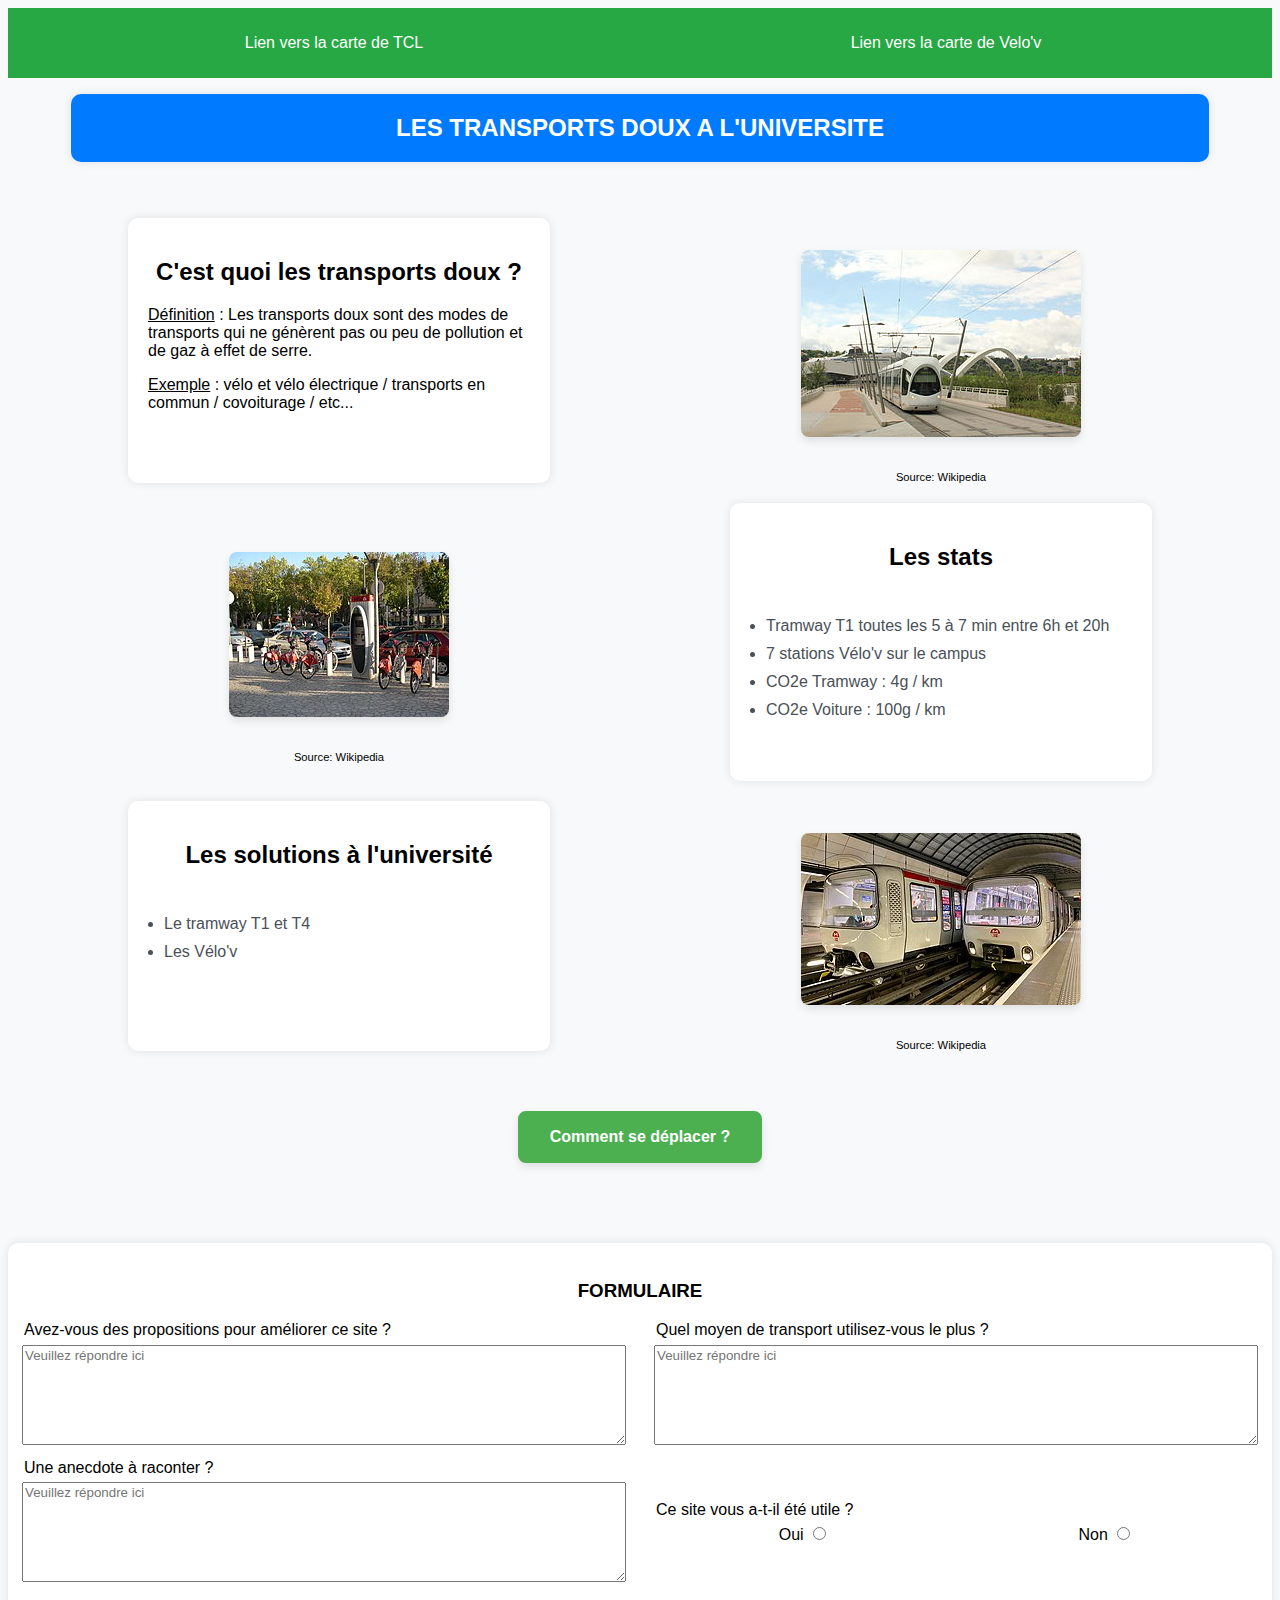
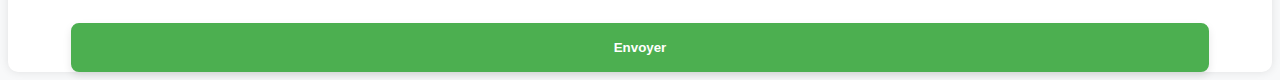
<file: public/index.html>
<!DOCTYPE html>
<html lang="fr">
<head>
    <meta name="viewport" content="width=device-width">
    <meta charset="utf-8"> 
    <meta name="generator" content="GitLab Pages">
    <title>Transports Doux</title>
    <link rel="stylesheet" href="styles/style.css">
</head>
<body>
    <header>
        <a href="https://www.tcl.fr/se-deplacer/plan-interactif" id="ext1"><p>Lien vers la carte de TCL</p></a>
        <a href="https://velov.grandlyon.com/fr/mapping" id="ext2"><p>Lien vers la carte de Velo'v</p></a>
    </header>
  
    <section id="titre">
        <h1>LES TRANSPORTS DOUX A L'UNIVERSITE</h1>
    </section>

    <main>

        <section id="ligne_1">
            <h2>C'est quoi les transports doux ?</h2>
            <p><u>Définition</u> : Les transports doux sont des modes de transports qui ne génèrent pas ou peu de pollution et de gaz à effet de serre.</p>
            <p><u>Exemple</u> : vélo et vélo électrique / transports en commun / covoiturage / etc...</p>
        </section>

        <figure id="p1">
        <a href="https://fr.wikipedia.org/wiki/Tramway_de_Lyon" target="_blank">
            <picture>
                <img src="images/ligne1/ligne1.jpg" alt="photo tram" style="width:100%" />
            </picture>
        </a>
        <figcaption>Source: Wikipedia</figcaption>
        </figure>

        <section id="ligne_2">
            <h2>Les stats</h2>
            <ul>
                <li>Tramway T1 toutes les 5 à 7 min entre 6h et 20h</li>
                <li>7 stations Vélo'v sur le campus</li>
                <li>CO2e Tramway : 4g / km</li>
                <li>CO2e Voiture : 100g / km</li>
            </ul>
        </section>

        <figure id="p2">
          <a href="https://fr.wikipedia.org/wiki/Vélo%27v" target="_blank">
            <picture>
                <img src="images/ligne2/ligne2.jpg" alt="photo velov" style="width:100%" />
            </picture>
          </a>
          <figcaption>Source: Wikipedia</figcaption>
        </figure>

        <section id="ligne_3">
            <h2>Les solutions à l'université</h2>
            <ul>
                <li>Le tramway T1 et T4</li>
                <li>Les Vélo'v</li>
            </ul>
        </section>

        <figure id="p3">
        <a href="https://fr.wikipedia.org/wiki/Ligne_D_du_métro_de_Lyon" target="_blank">
            <picture>
                <img src="images/ligne3/ligne3.jpg" alt="photo metro" style="width:100%"/>
            </picture>
        </a>
        <figcaption>Source: Wikipedia</figcaption>
        </figure>

    </main>

    <p id="plien">
      <a id="alien" href="page2.html">Comment se déplacer ?</a>
    </p>

    <footer>
        <h3>FORMULAIRE</h3>

        <form action="https://perso.liris.cnrs.fr/pierre-antoine.champin/enseignement/intro-web/_static/formproc/debug" method="post">

            <fieldset id="q1">
                <legend>Avez-vous des propositions pour améliorer ce site ?</legend>
                <textarea id="t1" name="propositions" placeholder="Veuillez répondre ici"></textarea>
            </fieldset>

            <fieldset id="q2">
                <legend>Quel moyen de transport utilisez-vous le plus ?</legend>
                <textarea id="t2" name="moyen transport" placeholder="Veuillez répondre ici"></textarea>
            </fieldset>

            <fieldset id="q3">
              <legend>Une anecdote à raconter ?</legend>
              <textarea id="t3" name="anecdote" placeholder="Veuillez répondre ici"></textarea>
            </fieldset>

            <fieldset id="radio">
                <legend>Ce site vous a-t-il été utile ?</legend>
                <div id="r1">
                    <label for="oui">Oui</label>
                    <input type="radio" id="oui" name="utile ?" value="oui"> 
                </div>
                <div id="r2">
                    <label for="non">Non</label>
                    <input type="radio" id="non" name="utile ?" value="non">
                </div>
            </fieldset>
            
            <button>Envoyer</button>

        </form>
    </footer>

</body>
</html>
</file>
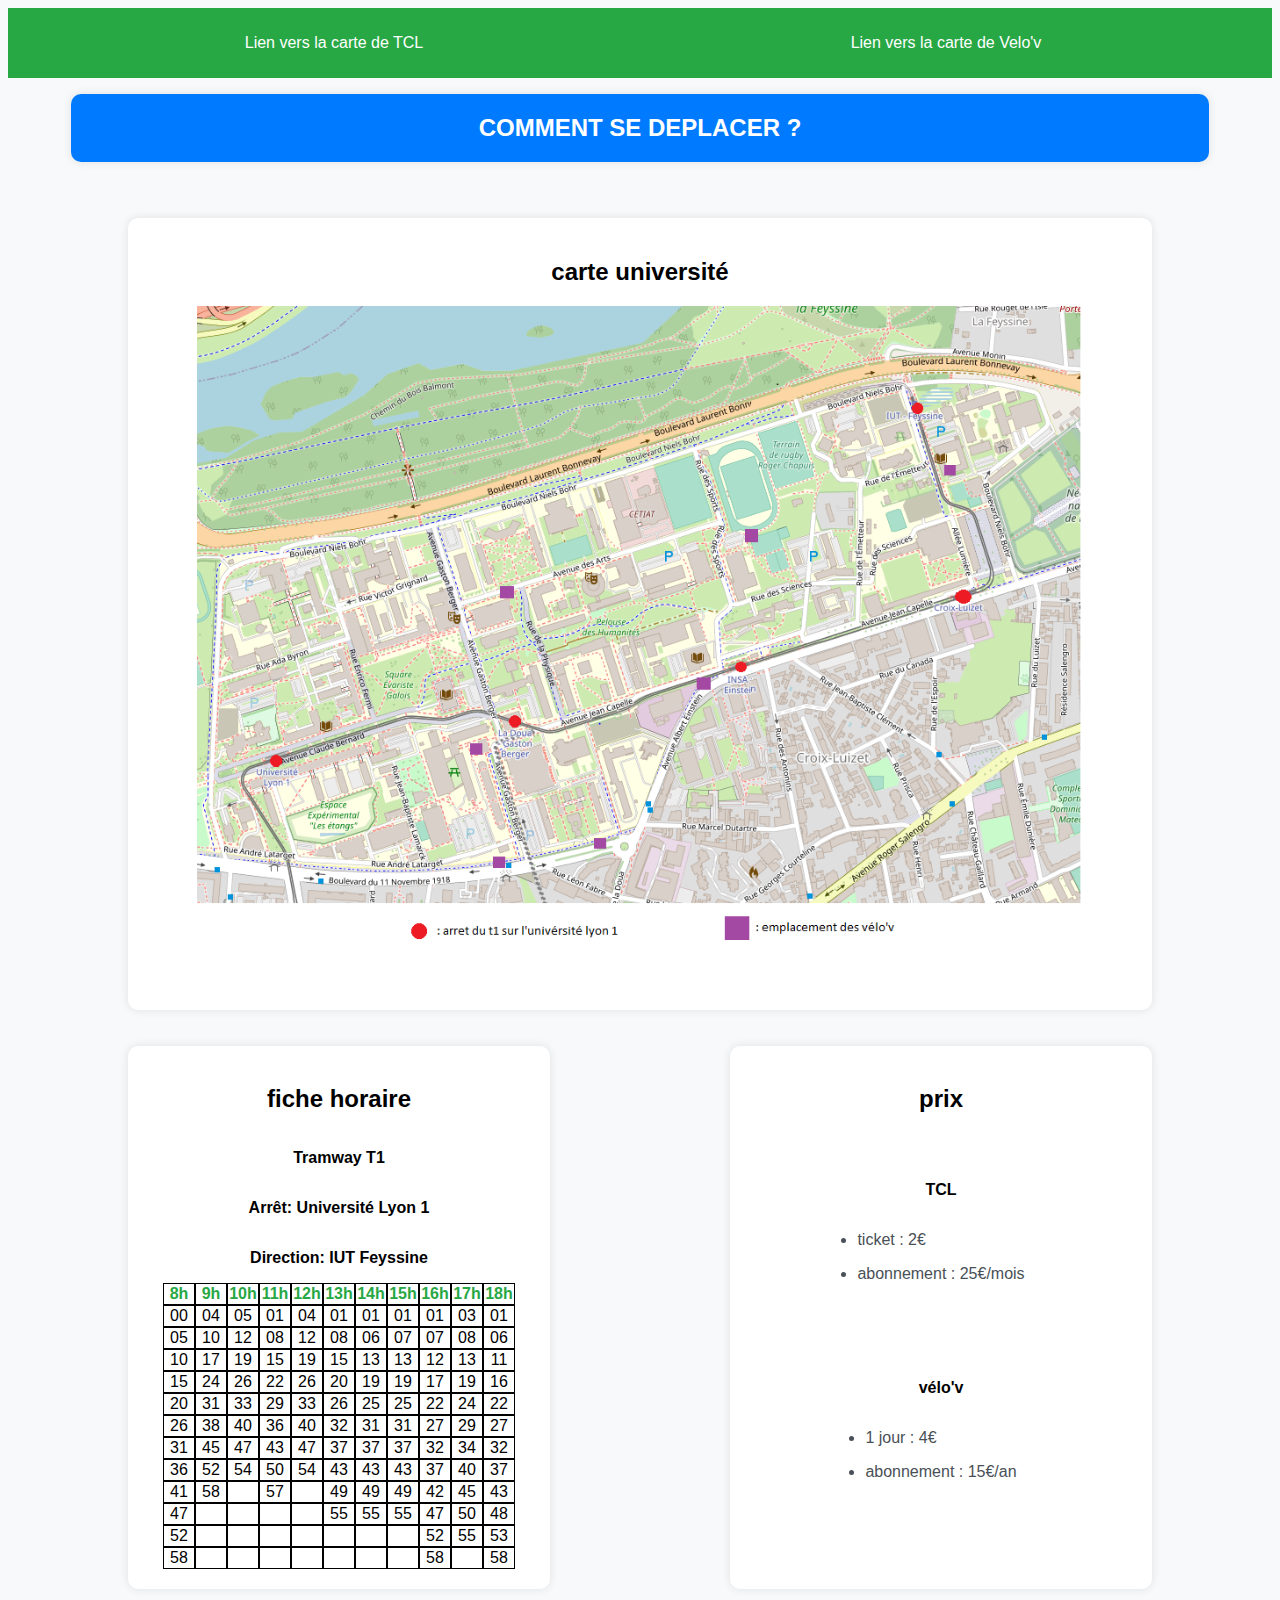
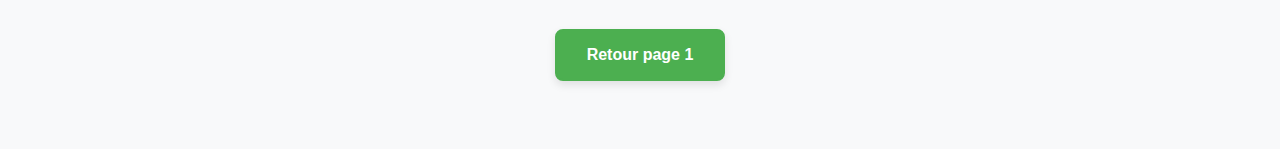
<file: public/page2.html>
<!DOCTYPE html>
<html lang="fr">
  <head>
    <meta name="viewport" content="width=device-width">
    <meta charset="utf-8">
    <meta name="generator" content="GitLab Pages">
    <title>Transports Doux</title>
    <link rel="stylesheet" href="styles/style.css">
  </head>

  <body>

    <header>
      <a href="https://www.tcl.fr/se-deplacer/horaires"><p>Lien vers la carte de TCL </p></a>
      <a href="https://velov.grandlyon.com/fr/mapping"><p>Lien vers la carte de Velo'v</p></a>
    </header>

    <section id="titre">
      <h1> COMMENT SE DEPLACER ? </h1>
    </section>

    <main>

      <section id="secarte">
        <h2>carte université</h2>
        <a href="https://www.openstreetmap.org/#map=16/45.7838/4.8755" target="_blank">
          <img src="images/carte/carteunivers.PNG" alt="photo université" id="carte">
        </a>
      </section>
      

      <section id="sectiontabl">
        <h2 id="fiche">fiche horaire</h2>
        <p class="ttram">Tramway T1</p>
        <p class="ttram">Arrêt: Université Lyon 1</p>
        <p class="ttram">Direction: IUT Feyssine</p>

        <table>
          <thead>
            <tr>
              <th>8h</th>
              <th>9h</th>
              <th>10h</th>
              <th>11h</th>
              <th>12h</th>
              <th>13h</th>
              <th>14h</th>
              <th>15h</th>
              <th>16h</th>
              <th>17h</th>
              <th>18h</th>
            </tr>
          </thead>

          <tbody>
            <tr>
              <td>00</td>
              <td>04</td>
              <td>05</td>
              <td>01</td>
              <td>04</td>
              <td>01</td>
              <td>01</td>
              <td>01</td>
              <td>01</td>
              <td>03</td>
              <td>01</td>
            </tr>

            <tr>
              <td>05</td>
              <td>10</td>
              <td>12</td>
              <td>08</td>
              <td>12</td>
              <td>08</td>
              <td>06</td>
              <td>07</td>
              <td>07</td>
              <td>08</td>
              <td>06</td>
            </tr>

            <tr>
              <td>10</td>
              <td>17</td>
              <td>19</td>
              <td>15</td>
              <td>19</td>
              <td>15</td>
              <td>13</td>
              <td>13</td>
              <td>12</td>
              <td>13</td>
              <td>11</td>
            </tr>

            <tr>
              <td>15</td>
              <td>24</td>
              <td>26</td>
              <td>22</td>
              <td>26</td>
              <td>20</td>
              <td>19</td>
              <td>19</td>
              <td>17</td>
              <td>19</td>
              <td>16</td>
            </tr>

            <tr>
              <td>20</td>
              <td>31</td>
              <td>33</td>
              <td>29</td>
              <td>33</td>
              <td>26</td>
              <td>25</td>
              <td>25</td>
              <td>22</td>
              <td>24</td>
              <td>22</td>
            </tr>

            <tr>
              <td>26</td>
              <td>38</td>
              <td>40</td>
              <td>36</td>
              <td>40</td>
              <td>32</td>
              <td>31</td>
              <td>31</td>
              <td>27</td>
              <td>29</td>
              <td>27</td>
            </tr>

            <tr>
              <td>31</td>
              <td>45</td>
              <td>47</td>
              <td>43</td>
              <td>47</td>
              <td>37</td>
              <td>37</td>
              <td>37</td>
              <td>32</td>
              <td>34</td>
              <td>32</td>
            </tr>

            <tr>
              <td>36</td>
              <td>52</td>
              <td>54</td>
              <td>50</td>
              <td>54</td>
              <td>43</td>
              <td>43</td>
              <td>43</td>
              <td>37</td>
              <td>40</td>
              <td>37</td>
            </tr>

            <tr>
              <td>41</td>
              <td>58</td>
              <td></td>
              <td>57</td>
              <td></td>
              <td>49</td>
              <td>49</td>
              <td>49</td>
              <td>42</td>
              <td>45</td>
              <td>43</td>
            </tr>

            <tr>
              <td>47</td>
              <td></td>
              <td></td>
              <td></td>
              <td></td>
              <td>55</td>
              <td>55</td>
              <td>55</td>
              <td>47</td>
              <td>50</td>
              <td>48</td>
            </tr>

            <tr>
              <td>52</td>
              <td></td>
              <td></td>
              <td></td>
              <td></td>
              <td></td>
              <td></td>
              <td></td>
              <td>52</td>
              <td>55</td>
              <td>53</td>
            </tr>

            <tr>
              <td>58</td>
              <td></td>
              <td></td>
              <td></td>
              <td></td>
              <td></td>
              <td></td>
              <td></td>
              <td>58</td>
              <td></td>
              <td>58</td>
            </tr>
          </tbody>
        </table>
      </section>

      <section id="sectem">
        <h2>prix</h2>
        <h4>TCL</h4>

        <ul>
          <li><p>ticket : 2€</p></li>
          <li><p>abonnement : 25€/mois</p></li> 
        </ul>

        <h4>vélo'v</h4>

        <ul>
          <li><p>1 jour : 4€</p></li>
          <li><p>abonnement : 15€/an</p></li>
        </ul>
      </section>

      <p id="plien">                 
        <a id="alien" href="index.html">Retour page 1 </a>
      </p>
      
    </main>

  </body>

</html>
</file>
<file: public/styles/style.css>
/* Global */
* {
  font-family: sans-serif;
  box-sizing: border-box;
}

body {
  background-color: #f8f9fa;
}




/* Header */
header {
  display: grid;
  grid-template-columns: 1fr 1fr;
  background-color: #28a745;
  padding: 10px 20px;
  margin-bottom: 1em;
  align-items: center;
}

section#titre {
  background-color: #007bff;
  color: #ffffff;
  padding: 20px;
  text-align: center;
  border-radius: 10px;
  margin: 0 5%;
}

h1 {
  margin: 0;
  font-size: 1.5em;
  color: #ffffff;
}

header > a {
  color: #ffffff;
  text-decoration: none;
  text-align: center;
}


/* Main */
main {
  display: grid;
  grid-template-columns: 1fr 1fr;
  gap: 20px;
  padding: 40px;
  margin-top: 1em;
}

section {
  background-color: #ffffff;
  padding: 20px;
  border-radius: 10px;
  box-shadow: 0 0 10px rgba(0, 0, 0, 0.1); 
  transition: background-color 0.3s, color 0.3s, transform 0.3s;
}

h2 {
  text-align: center;
}

h4 {
  margin-top: 3em;
  margin-bottom: -1em;
}

figure {
  grid-column: span 2;
  text-align: center;
  display: flex;
  flex-direction: column;
  align-items: center;
  justify-content: center;
  height: 100%;
}

figure img {
  max-width: 100%;
  height: auto;
  border-radius: 8px;
  box-shadow: 0 4px 8px rgba(0, 0, 0, 0.1);
  margin: 0 auto 30px;
}

ul {
  padding: 1em;
}

li {
  color: #495057;
  margin: 10px 0;
}

#plien {
  text-align: center;
  grid-column: 1/3;
  margin: 20px 0;
}

#alien {
  display: inline-block;
  padding: 15px 30px;
  border: 2px solid #4CAF50;
  border-radius: 8px;
  background-color: #4CAF50;
  color: #ffffff;
  text-decoration: none;
  font-weight: bold;
  transition: background-color 0.3s, color 0.3s, transform 0.3s;
  box-shadow: 0 4px 8px rgba(0, 0, 0, 0.1);
}

#alien:hover {
  background-color: #45a049;
  color: #ffffff;
  border-color: #45a049;
  transform: scale(1.05);
}

table {
  background-color: rgb(255, 255, 255);
  grid-area: 5/1/6/2;
  border: solid black 0em;
  border-spacing: 0px;
}

th, td{
  border: solid black 0.1em;
  text-align: center;
  min-width: 2em;
  min-height: 2em;
  font-size: 1em;
}

th {
  color: #28a745;
}

#carte {
  max-width: 90%;
  display: block;
  margin: auto;  
  flex: 1;
}

p.ttram{
 text-align: center;
 font-weight: bold;
}

#sectiontabl{
  display: flex;
  flex-direction: column;
  align-items: center;
}

#secarte{
  grid-area: 1/1/2/3;
  display: flex;
  flex-direction: column;
  align-items: center;
  margin-bottom: 1em;
} 
#sectem{
  display: flex;
  flex-direction: column;
  align-items: center;
}

section:hover{
  transform: scale(1.05);
}

img:hover {
  opacity: 0.75;
}
figcaption {
  font-size: 70%;
}




/* Footer */
footer {
  background-color: #ffffff;
  margin-top: 5em;
  border-radius: 10px;
  box-shadow: 0 0 10px rgba(0, 0, 0, 0.1);
}

form {
  display: grid;
  grid-template-columns: 50% 50%;
  align-items: center;
}

h3 {
  text-align: center;
  padding-top: 2em;
  grid-area: 1/1/2/3;
}

textarea {
  width: 100%;
  height: 100px;
}

label {
  margin: 0;
}

button {
  margin-top: 2em;
  grid-area: 6/1/7/3;
  justify-self: center;
  padding: 15px 30px;
  border: 2px solid #4CAF50;
  border-radius: 8px;
  background-color: #4CAF50;
  color: #ffffff;
  text-decoration: none;
  font-weight: bold;
  box-shadow: 0 4px 8px rgba(0, 0, 0, 0.1);
  max-width: 90%;
  min-width: 90%;
  transition: background-color 0.3s, color 0.3s, transform 0.3s;
}

button:hover {
  background-color: #45a049;
  color: #ffffff;
  border-color: #45a049;
  transform: scale(1.05);
}

fieldset {
  border: none;
}

#radio {
  display: grid;
}

#r1 {
  grid-column: 1/2;
  text-align: center;
}

#r2 {
  grid-column: 2/3;
  text-align: center;
}





@media (min-width: 1001px) {
  #ligne_1 {
    grid-area: 1/1/2/2;
  }

  #p1 {
    grid-area: 1/2/2/3;
  }

  #ligne_2 {
    grid-area: 2/2/3/3;
  }

  #p2 {
    grid-area: 2/1/3/2;
  }

  #ligne_3 {
    grid-area: 3/1/4/2;
  }

  #p3 {
    grid-area: 3/2/4/3;
  }

 section {
  margin-left: 5em;
  margin-right: 5em;
 }
}

@media (max-width: 1000px) {
  main {
    grid-template-columns: 1fr;
  }

  figure {
    grid-column: span 1;
    text-align: center;
    display: flex;
    flex-direction: column;
    align-items: center;
    justify-content: center;
  }

  figure img {
    max-width: 90%;
    height: auto;
    border-radius: 8px;
    box-shadow: 0 4px 8px rgba(0, 0, 0, 0.1);
    margin: 0 auto 10px;
  }

  #secarte{
    grid-area: 1/1/2/3;
  }
  #sectiontabl{
    grid-area: 2/1/3/3;
  }

  #sectem {
    grid-area: 3/1/4/3;
  }

  th, td {
    font-size: 0.5em;
  }

  fieldset#q1,
  fieldset#q2,
  fieldset#q3,
  fieldset#radio {
  grid-area: span 1/span 2;
}

}
</file>
